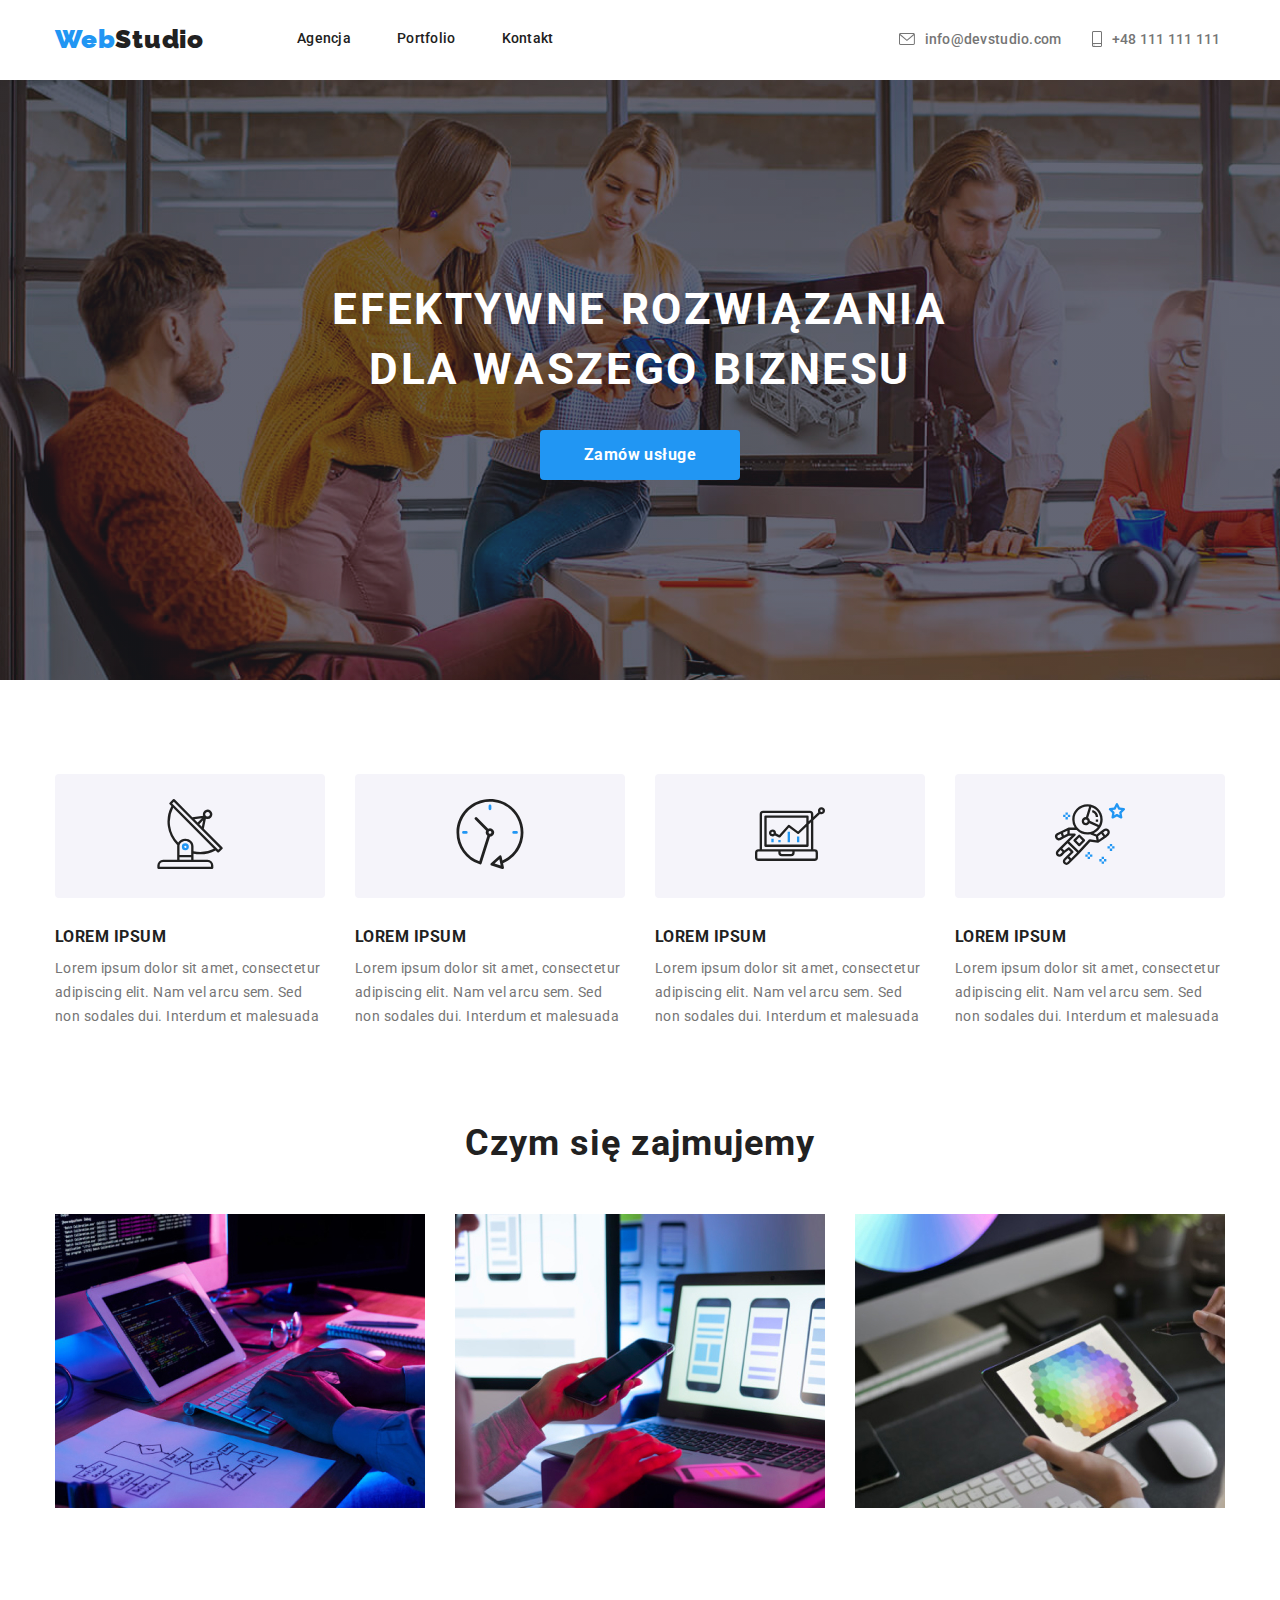
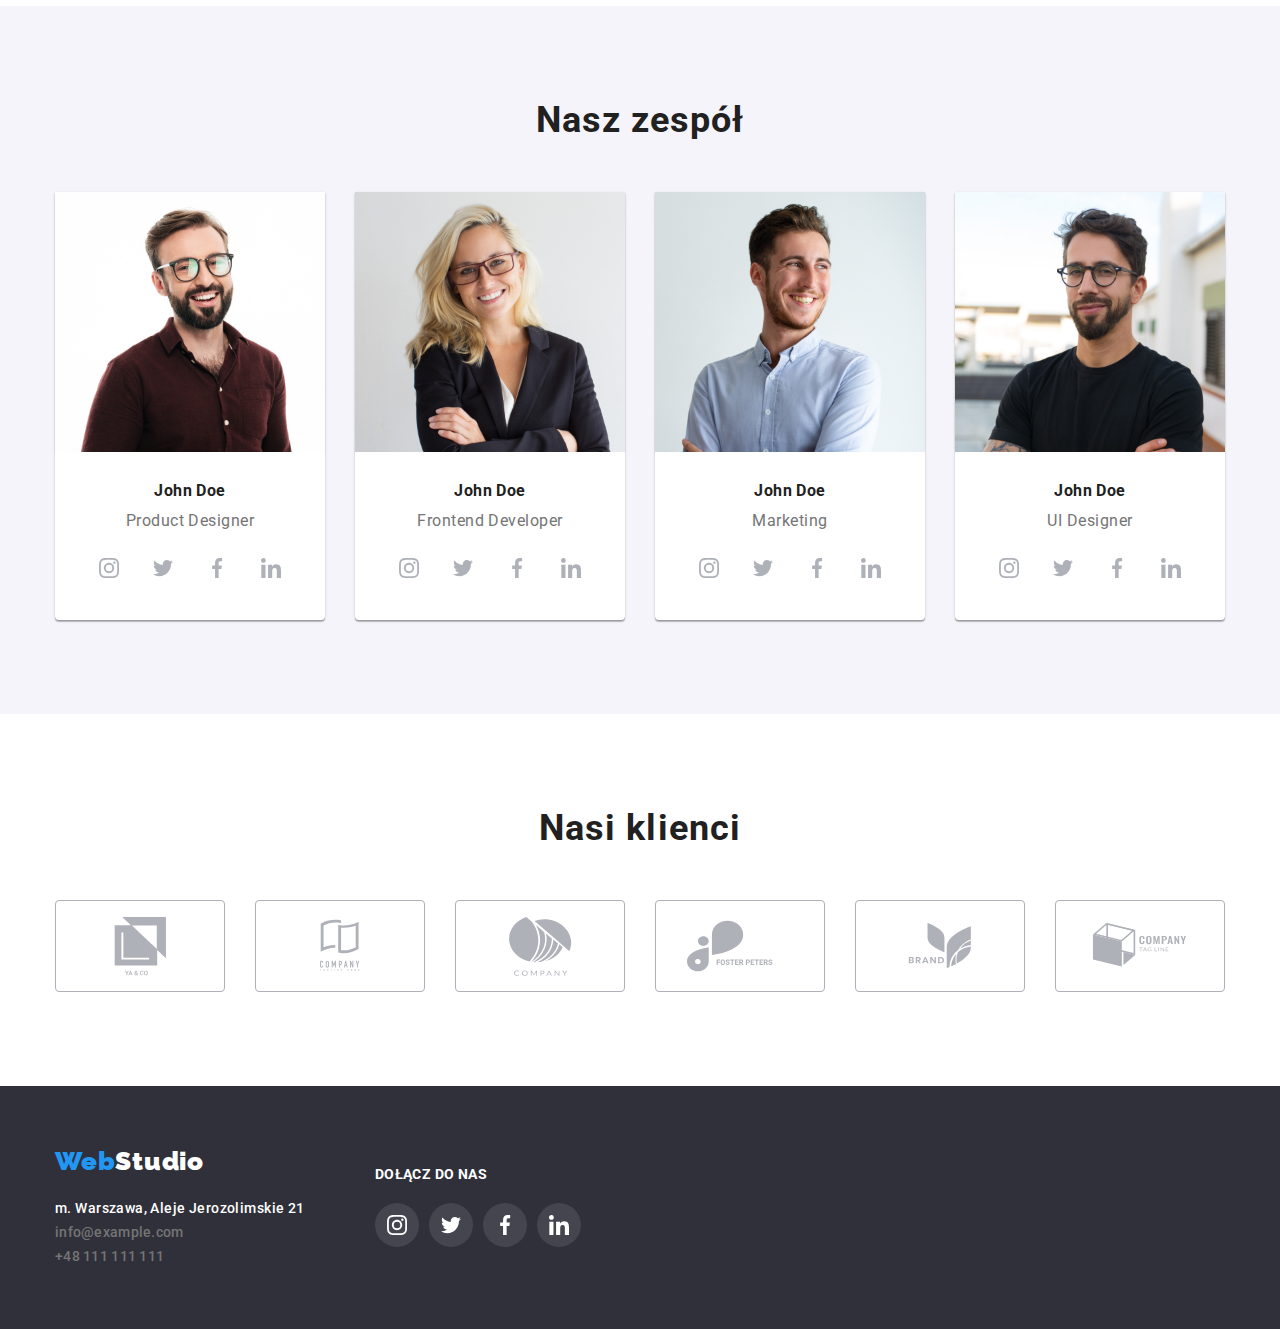
<file: index.html>
<!DOCTYPE html>
<html lang="pl">
<head>
    <meta charset="UTF-8">
    <meta http-equiv="X-UA-Compatible" content="IE=edge">
    <meta name="viewport" content="width=device-width, initial-scale=1.0">
    <title>WebStudio</title>
    <link rel="stylesheet" href="./css/style.css" />
    <link rel="preconnect" href="https://fonts.googleapis.com">
    <link rel="preconnect" href="https://fonts.gstatic.com" crossorigin>
    <link
        href="https://fonts.googleapis.com/css2?family=Josefin+Slab&family=Lato&family=Raleway:wght@700&family=Roboto:wght@400;500;700;900&display=swap"
        rel="stylesheet">

</head>

<body>
    <header class="menu">
        <div class="container header-container">
            <a href="#" class="menu-logo-top text-dec"><span class="menu-logo">Web</span>Studio</a>
            <nav class="navigation">
                <ul class="link-navigation">
                    <li><a href="index.html" class="link-nav text-dec">Agencja</a></li>
                    <li><a href="portfolio.html" class="link-nav text-dec">Portfolio</a></li>
                    <li><a href="#" class="link-nav link-nav-2 text-dec">Kontakt</a></li>
                </ul>
            </nav>
            <div class="contact-top">
                <div class="icons-mail">
                    <svg width="16" height="12">
                        <use href="./images/icons.svg#icon-envelope"></use>
                    </svg>
                    <a href="mailto:info@devstudio.com" class="contact text-dec">info@devstudio.com</a>
                </div>
                <div class="icons-tel">
                    <svg width="10" height="16">
                        <use href="./images/icons.svg#icon-smartphone"></use>
                    </svg>
                <a href="tel:+48111111111" class="contact contact-2 text-dec">+48 111 111 111</a>
                </div>
            </div>
        </div>
    </header>

    <main>
        <!-- Efektywne rozwiązania dla Waszego biznesu -->
        <section class="section section-1">
            <div class="container-section1">
                <h1 class="heading1">EFEKTYWNE ROZWIĄZANIA DLA WASZEGO BIZNESU</h1>
                <button type="button" class="pointer2 button-main2">Zamów usługe</button>
            </div>
        </section>

        <!-- Lorem Ipsum -->
        <section class="section section-2">
            <div class="container">
                <ul class="container-section2">
                    <li class="item">
                        <div class="icons-lorem">
                            <svg width="65,32" height="70">
                                <use href="./images/icons.svg#icon-antenna-1"></use>
                            </svg>
                        </div>
                        <h3 class="heading3">LOREM IPSUM</h3>
                        <p class="text">
                        Lorem ipsum dolor sit amet, consectetur adipiscing elit. Nam vel arcu sem. Sed non sodales dui. Interdum et
                        malesuada
                        </p>
                    </li>  
                
                    <li class="item">
                        <div class="icons-lorem">
                            <svg width="65,32" height="70">
                                <use href="./images/icons.svg#icon-clock-1"></use>
                            </svg>
                        </div>
                        <h3 class="heading3">LOREM IPSUM</h3>
                        <p class="text">
                        Lorem ipsum dolor sit amet, consectetur adipiscing elit. Nam vel arcu sem. Sed non sodales dui. Interdum et
                        malesuada
                        </p>
                    </li>

                    <li class="item">
                        <div class="icons-lorem">
                            <svg width="65,32" height="70">
                                <use href="./images/icons.svg#icon-diagram-1"></use>
                            </svg>
                        </div>
                        <h3 class="heading3">LOREM IPSUM</h3>
                        <p class="text">
                        Lorem ipsum dolor sit amet, consectetur adipiscing elit. Nam vel arcu sem. Sed non sodales dui. Interdum et
                        malesuada
                        </p>
                    </li>

                    <li class="item">
                        <div class="icons-lorem">
                            <svg width="65,32" height="70">
                                <use href="./images/icons.svg#icon-astronaut-1"></use>
                            </svg>
                        </div>
                        <h3 class="heading3">LOREM IPSUM</h3>
                        <p class="text">
                        Lorem ipsum dolor sit amet, consectetur adipiscing elit. Nam vel arcu sem. Sed non sodales dui. Interdum et
                        malesuada
                        </p>
                    </li>    
                </ul>
            </div>
        </section>

        <!-- Czym się zajmujemy -->
        <section class="section section-3">
            <div class="container">
                    <h2 class="heading2">Czym się zajmujemy</h2>
                    <ul class="container-section3">
                        <li><img
                            src="images/2.main/images1.jpg" 
                            alt="osoba pisze na klawiaturze" 
                            width="370" 
                            height="294"
                            />
                        </li>
                        <li><img
                            src="images/2.main/images2.jpg" 
                            alt="osoba trzyma telefon" 
                            width="370" 
                            height="294"
                            />
                        </li>
                        <li><img 
                            src="images/2.main/images3.jpg" 
                            alt="osoba trzyma tablet" 
                            width="370" 
                            height="294"
                            />
                        </li>
                    </ul>
                </div>
        </section>

        <!-- Nasz zespół-->
        <section class="section section-4">
            <div class="container">
                <h2 class="heading2">Nasz zespół</h2>
                <ul class="container-section4">
                    <li>
                        <img class="img-no-gap"
                        src="images/3.main2/img1.jpg" 
                        alt="Product Designer" 
                        width="270" 
                        height="260" 
                        />
                        <div class="card-heading">
                            <h3 class="heading3">John Doe</h3>
                            <p class="text2">Product Designer</p>
                            <ul class="icons-section-4">
                                <li class="icons-section-4-list">
                                    <svg width="20" height="20">
                                        <use href="./images/icons.svg#icon-instagram-2"></use>
                                    </svg>
                                </li>
                                <li class="icons-section-4-list">
                                    <svg width="20" height="20">
                                        <use href="./images/icons.svg#icon-twitter-1"></use>
                                    </svg>
                                </li>
                                <li class="icons-section-4-list">
                                    <svg width="20" height="20">
                                        <use href="./images/icons.svg#icon-facebook-1"></use>
                                    </svg>
                                </li>
                                <li class="icons-section-4-list">
                                    <svg width="20" height="20">
                                        <use href="./images/icons.svg#icon-linkedin-1"></use>
                                    </svg>
                                </li>
                            </ul>
                        </div>
                    </li>

                    <li>
                        <img class="img-no-gap"
                        src="images/3.main2/img2.jpg" 
                        alt="Frontend Developer" 
                        width="270" 
                        height="260" 
                        />
                        <div class="card-heading">
                            <h3 class="heading3">John Doe</h3>
                            <p class="text2">Frontend Developer</p>
                            <ul class="icons-section-4">
                                <li class="icons-section-4-list">
                                    <svg width="20" height="20">
                                        <use href="./images/icons.svg#icon-instagram-2"></use>
                                    </svg>
                                </li>
                                <li class="icons-section-4-list">
                                    <svg width="20" height="20">
                                        <use href="./images/icons.svg#icon-twitter-1"></use>
                                    </svg>
                                </li>
                                <li class="icons-section-4-list">
                                    <svg width="20" height="20">
                                        <use href="./images/icons.svg#icon-facebook-1"></use>
                                    </svg>
                                </li>
                                <li class="icons-section-4-list">
                                    <svg width="20" height="20">
                                        <use href="./images/icons.svg#icon-linkedin-1"></use>
                                    </svg>
                                </li>
                            </ul>
                        </div>
                    </li>

                    <li>
                        <img class="img-no-gap"
                        src="images/3.main2/img3.jpg" 
                        alt="Marketing" 
                        width="270" 
                        height="260"  
                        />
                        <div class="card-heading">
                            <h3 class="heading3">John Doe</h3>
                            <p class="text2">Marketing</p>
                            <ul class="icons-section-4">
                                <li class="icons-section-4-list">
                                    <svg width="20" height="20">
                                        <use href="./images/icons.svg#icon-instagram-2"></use>
                                    </svg>
                                </li>
                                <li class="icons-section-4-list">
                                    <svg width="20" height="20">
                                        <use href="./images/icons.svg#icon-twitter-1"></use>
                                    </svg>
                                </li>
                                <li class="icons-section-4-list">
                                    <svg width="20" height="20">
                                        <use href="./images/icons.svg#icon-facebook-1"></use>
                                    </svg>
                                </li>
                                <li class="icons-section-4-list">
                                    <svg width="20" height="20">
                                        <use href="./images/icons.svg#icon-linkedin-1"></use>
                                    </svg>
                                </li>
                            </ul>
                        </div>
                    </li>

                    <li>
                        <img class="img-no-gap"
                        src="images/3.main2/img4.jpg" 
                        alt="UI Designer" 
                        width="270" 
                        height="260"  
                        />
                        <div class="card-heading">
                            <h3 class="heading3">John Doe</h3>
                            <p class="text2">UI Designer</p>
                            <ul class="icons-section-4">
                                <li class="icons-section-4-list">
                                    <svg width="20" height="20">
                                        <use href="./images/icons.svg#icon-instagram-2"></use>
                                    </svg>
                                </li>
                                <li class="icons-section-4-list">
                                    <svg width="20" height="20">
                                        <use href="./images/icons.svg#icon-twitter-1"></use>
                                    </svg>
                                </li>
                                <li class="icons-section-4-list">
                                    <svg width="20" height="20">
                                        <use href="./images/icons.svg#icon-facebook-1"></use>
                                    </svg>
                                </li>
                                <li class="icons-section-4-list">
                                    <svg width="20" height="20">
                                        <use href="./images/icons.svg#icon-linkedin-1"></use>
                                    </svg>
                                </li>
                            </ul>
                        </div>
                    </li>
                </ul>
            </div>
        </section>

        <!-- Nasi klienci-->
        <section class="section section-5">
            <div class="container">
                <h2 class="heading2">Nasi klienci</h2>
                <ul class="icons-section-5">
                    <li class="icons-section-5-list">
                        <svg width="106" height="60">
                            <use href="./images/icons.svg#icon-company1"></use>
                        </svg>
                    </li>
                    <li class="icons-section-5-list">
                        <svg width="106" height="60">
                            <use href="./images/icons.svg#icon-company2"></use>
                        </svg>
                    </li>
                    <li class="icons-section-5-list">
                        <svg width="106" height="60">
                            <use href="./images/icons.svg#icon-company3"></use>
                        </svg>
                    </li>
                    <li class="icons-section-5-list">
                        <svg width="106" height="60">
                            <use href="./images/icons.svg#icon-company4"></use>
                        </svg>
                    </li>
                    <li class="icons-section-5-list">
                        <svg width="106" height="60">
                            <use href="./images/icons.svg#icon-company5"></use>
                        </svg>
                    </li>
                    <li class="icons-section-5-list">
                        <svg width="106" height="60">
                            <use href="./images/icons.svg#icon-company6"></use>
                        </svg>
                    </li>
                </ul>
            </div>
        </section>
    </main>

    <footer class="footer">
        <div class="container footer-container">
            <div class="footer-container-1">
                <a href="#" class="menu-logo-bottom text-dec"><span class="menu-logo text-dec">Web</span>Studio</a>
                <address>
                    <ul class="footer-container-list">
                        <li><a href="https://goo.gl/maps/iZXn6sEoj49kmyB28" target="_blank" class="contact-nav text-dec">m. Warszawa, Aleje Jerozolimskie 21</a></li>
                        <li><a href="mailto:info@example.com" class="contact text-dec">info@example.com</a></li>
                        <li><a href="tel:+48111111111" class="contact text-dec">+48 111 111 111</a></li>
                    </ul>
                </address>
            </div>
            <div class="icons-footer footer-container-1">
                <h3 class="heading5">Dołącz do Nas</h3>
                <ul class="icons-footer-2">
                    <li class="icons-footer-list">
                        <svg width="20" height="20">
                            <use href="./images/icons.svg#icon-instagram-2"></use>
                        </svg>
                    </li>
                    <li class="icons-footer-list">
                        <svg width="20" height="20">
                            <use href="./images/icons.svg#icon-twitter-1"></use>
                        </svg>
                    </li>
                    <li class="icons-footer-list">
                        <svg width="20" height="20">
                            <use href="./images/icons.svg#icon-facebook-1"></use>
                        </svg>
                    </li>
                    <li class="icons-footer-list">
                        <svg width="20" height="20">
                            <use href="./images/icons.svg#icon-linkedin-1"></use>
                        </svg>
                    </li>
                </ul>
            </div>
        </div>
    </footer>
</body>
</html>
</file>
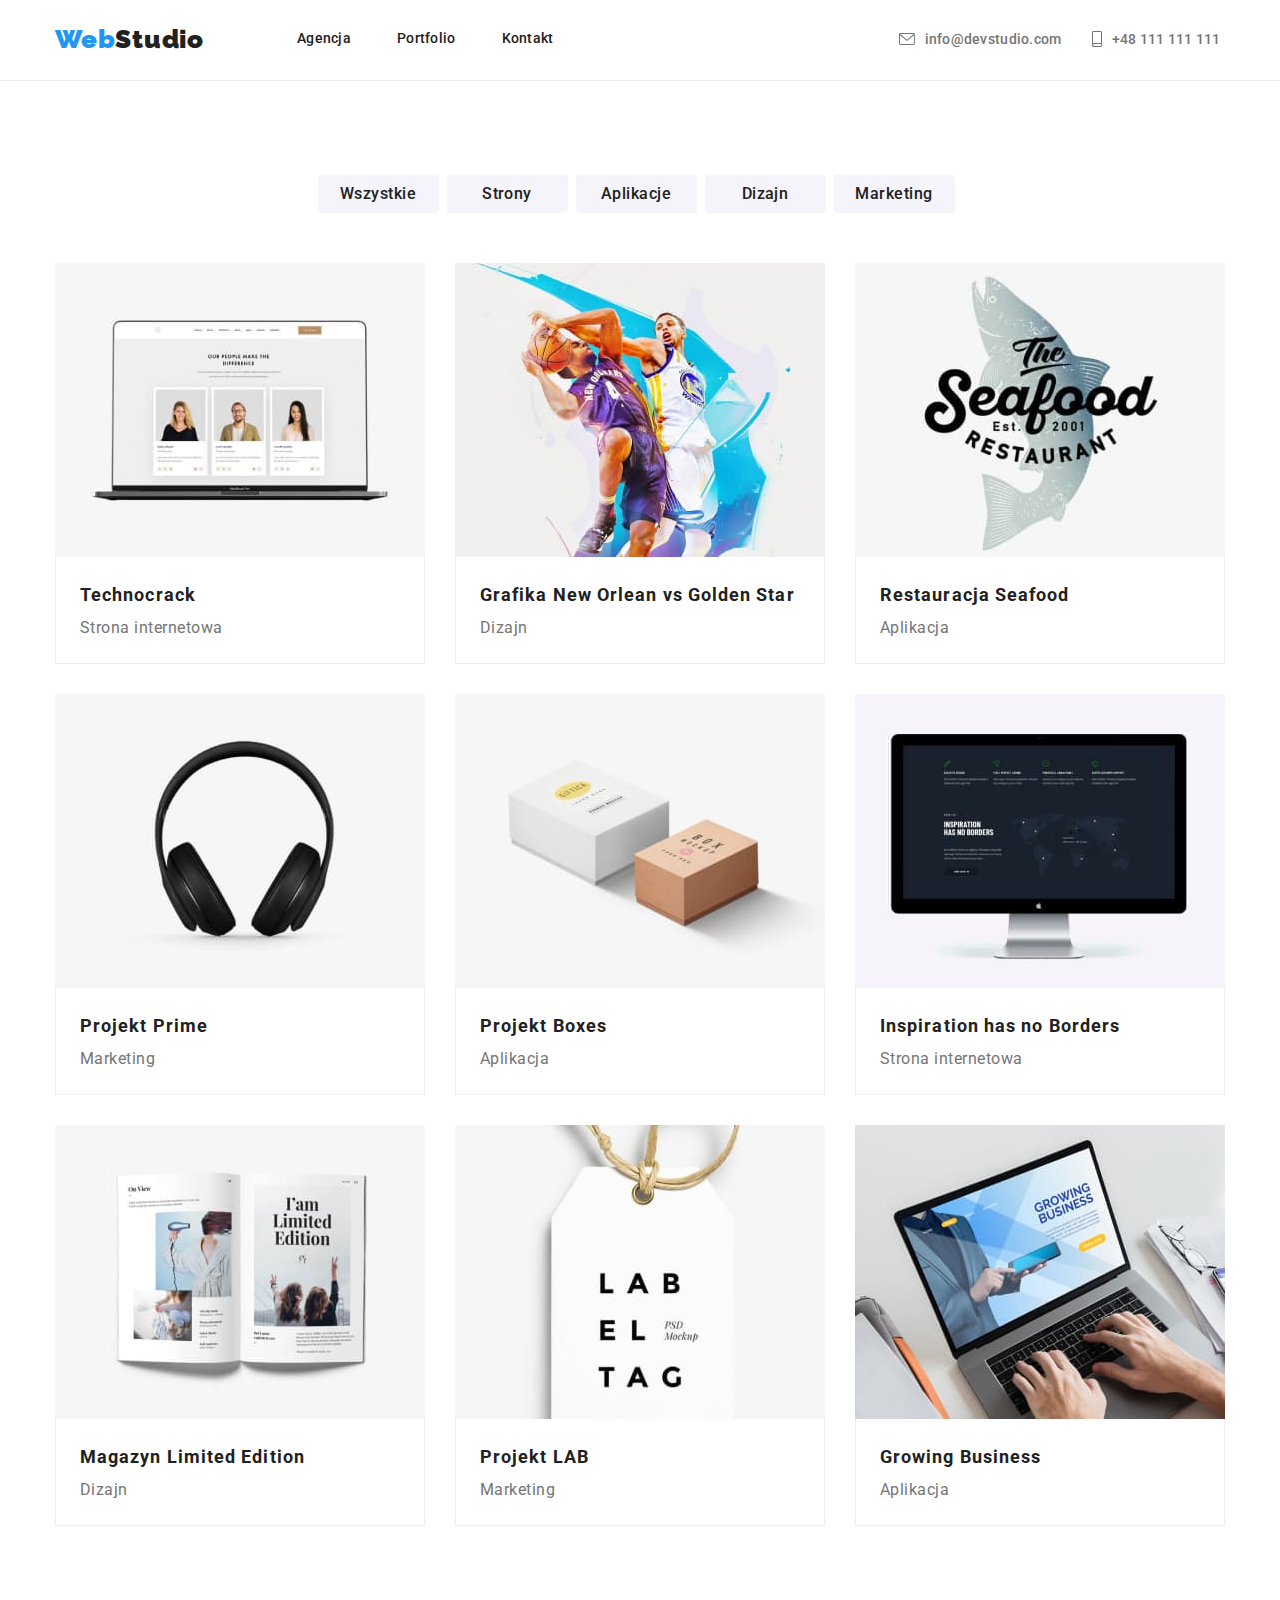
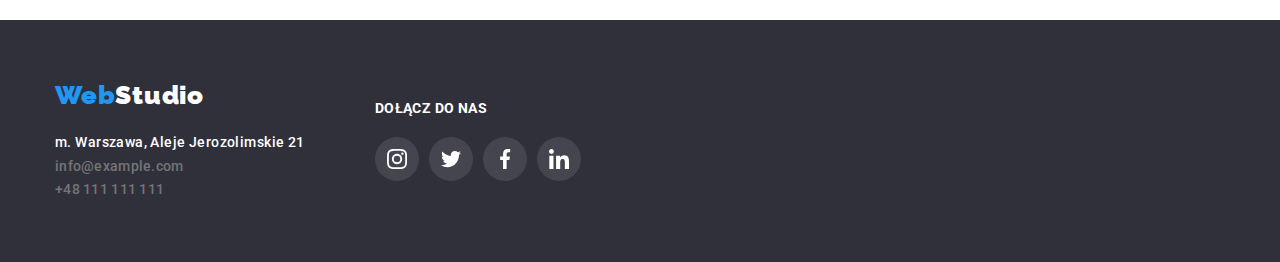
<file: portfolio.html>
<!DOCTYPE html>
<html lang="pl">
<head>
    <meta charset="UTF-8">
    <meta http-equiv="X-UA-Compatible" content="IE=edge">
    <meta name="viewport" content="width=device-width, initial-scale=1.0">
    <title>Portfolio</title>
    <link rel="stylesheet" href="./css/style.css" />
    <link rel="preconnect" href="https://fonts.googleapis.com">
    <link rel="preconnect" href="https://fonts.gstatic.com" crossorigin>
    <link
        href="https://fonts.googleapis.com/css2?family=Josefin+Slab&family=Lato&family=Raleway:wght@700&family=Roboto:wght@400;500;700;900&display=swap"
        rel="stylesheet">
</head>
<body>
    <header class="menu border">
        <div class="container header-container">
            <a href="#" class="menu-logo-top text-dec"><span class="menu-logo text-dec">Web</span>Studio</a>
            <nav class="navigation">
                <ul class="link-navigation">
                    <li><a href="index.html" class="link-nav text-dec">Agencja</a></li>
                    <li><a href="portfolio.html" class="link-nav text-dec">Portfolio</a></li>
                    <li><a href="#" class="link-nav link-nav-2 text-dec">Kontakt</a></li>
                </ul>
            </nav>
            <div class="contact-top">
                <div class="icons-mail">
                    <svg width="16" height="12">
                        <use href="./images/icons.svg#icon-envelope"></use>
                    </svg>
                    <a href="mailto:info@devstudio.com" class="contact text-dec">info@devstudio.com</a>
                </div>
                <div class="icons-tel">
                    <svg width="10" height="16">
                        <use href="./images/icons.svg#icon-smartphone"></use>
                    </svg>
                    <a href="tel:+48111111111" class="contact contact-2 text-dec">+48 111 111 111</a>
                </div>
            </div>
        </div>
    </header>
    
    <main>
        <!-- Sekcja przyciski -->
        <section class="section section-1-portfolio">
            <div class="container">
                <ul class="button-list">
                    <li>
                        <button type="button" class="pointer button-main">Wszystkie</button>
                    </li>
                    <li>
                        <button type="button" class="pointer button-main">Strony</button>
                    </li>
                    <li>
                        <button type="button" class="pointer button-main">Aplikacje</button>
                    </li>
                    <li>
                        <button type="button" class="pointer button-main">Dizajn</button>
                    </li>
                    <li>
                        <button type="button" class="pointer button-main">Marketing</button>
                    </li>
                </ul>
            </div>
        </section>

        <!-- Obrazy -->

        <section class="section section-2-portfolio">
            <div class="container">
                <ul class="container-section2-portfolio">
                    <li class="card-portfolio">
                        <img class="img-portfolio-no-gap"
                        src="images/4.portfolio/img1.jpg" 
                        alt="Technocrack" 
                        width="370"
                        height="294" 
                        />
                        <div class="card-heading-portfolio">
                            <h3 class="heading4">Technocrack</h3>
                            <p class="text3">Strona internetowa</p>
                        </div>
                    </li>
            
                    <li class="card-portfolio">
                        <img class="img-portfolio-no-gap"
                        src="images/4.portfolio/img2.jpg" 
                        alt="Grafika New Orlean vs Golden Star" 
                        width="370"
                        height="294" 
                        />
                        <div class="card-heading-portfolio">
                            <h3 class="heading4">Grafika New Orlean vs Golden Star</h3>
                            <p class="text3">Dizajn</p>
                        </div>
                    </li>
            
                    <li class="card-portfolio">
                        <img class="img-portfolio-no-gap"
                        src="images/4.portfolio/img3.jpg" 
                        alt="Restauracja Seafood" 
                        width="370" 
                        height="294" 
                        />
                        <div class="card-heading-portfolio">
                            <h3 class="heading4">Restauracja Seafood</h3>
                            <p class="text3">Aplikacja</p>
                        </div>
                    </li>
            
                    <li class="card-portfolio">
                        <img class="img-portfolio-no-gap"
                        src="images/4.portfolio/img4.jpg" 
                        alt="Projekt Prime" 
                        width="370" 
                        height="294" 
                        />
                        <div class="card-heading-portfolio">
                            <h3 class="heading4">Projekt Prime</h3>
                            <p class="text3">Marketing</p>
                        </div>
                    </li>

                    <li class="card-portfolio">
                        <img class="img-portfolio-no-gap"
                        src="images/4.portfolio/img5.jpg" 
                        alt="Projekt Boxes" 
                        width="370" 
                        height="294" 
                        />
                        <div class="card-heading-portfolio">
                            <h3 class="heading4">Projekt Boxes</h3>
                            <p class="text3">Aplikacja</p>
                        </div>
                    </li>
                
                    <li class="card-portfolio">
                        <img class="img-portfolio-no-gap"
                        src="images/4.portfolio/img6.jpg" 
                        alt="Inspiration has no Borders" 
                        width="370" 
                        height="294" 
                        />
                        <div class="card-heading-portfolio">
                            <h3 class="heading4">Inspiration has no Borders</h3>
                            <p class="text3">Strona internetowa</p>
                        </div>
                    </li>
                
                    <li class="card-portfolio">
                        <img class="img-portfolio-no-gap"
                        src="images/4.portfolio/img7.jpg" 
                        alt="Magazyn Limited Edition" 
                        width="370" 
                        height="294" 
                        />
                        <div class="card-heading-portfolio">
                            <h3 class="heading4">Magazyn Limited Edition</h3>
                            <p class="text3">Dizajn</p>
                        </div>
                    </li>
                
                    <li class="card-portfolio">
                        <img class="img-portfolio-no-gap"
                        src="images/4.portfolio/img8.jpg" 
                        alt="Projekt LAB" 
                        width="370" 
                        height="294" 
                        />
                        <div class="card-heading-portfolio">
                            <h3 class="heading4">Projekt LAB</h3>
                            <p class="text3">Marketing</p>
                        </div>
                    </li>

                    <li class="card-portfolio">
                        <img class="img-portfolio-no-gap"
                        src="images/4.portfolio/img9.jpg" 
                        alt="Growing Business" 
                        width="370" 
                        height="294" 
                        />
                        <div class="card-heading-portfolio">
                            <h3 class="heading4">Growing Business</h3>
                            <p class="text3">Aplikacja</p>
                        </div>
                    </li>
                </ul>
            </div>
        </section>

    </main>
        
    
    <footer class="footer">
        <div class="container footer-container">
            <div class="footer-container-1">
                <a href="#" class="menu-logo-bottom text-dec"><span class="menu-logo text-dec">Web</span>Studio</a>
                <address>
                    <ul class="footer-container-list">
                        <li><a href="https://goo.gl/maps/iZXn6sEoj49kmyB28" target="_blank" class="contact-nav text-dec">m. Warszawa, Aleje Jerozolimskie 21</a></li>
                        <li><a href="mailto:info@example.com" class="contact text-dec">info@example.com</a></li>
                        <li><a href="tel:+48111111111" class="contact text-dec">+48 111 111 111</a></li>
                    </ul>
                </address>
            </div>
            <div class="icons-footer footer-container-1">
                <h3 class="heading5">Dołącz do Nas</h3>
                <ul class="icons-footer-2">
                    <li class="icons-footer-list">
                        <svg width="20" height="20">
                            <use href="./images/icons.svg#icon-instagram-2"></use>
                        </svg>
                    </li>
                    <li class="icons-footer-list">
                        <svg width="20" height="20">
                            <use href="./images/icons.svg#icon-twitter-1"></use>
                        </svg>
                    </li>
                    <li class="icons-footer-list">
                        <svg width="20" height="20">
                            <use href="./images/icons.svg#icon-facebook-1"></use>
                        </svg>
                    </li>
                    <li class="icons-footer-list">
                        <svg width="20" height="20">
                            <use href="./images/icons.svg#icon-linkedin-1"></use>
                        </svg>
                    </li>
                </ul>
            </div>
        </div>
    </footer>
</body>
</html>
</file>
<file: css/style.css>
* {
    margin: 0;
    padding: 0;
}

*,
*::before,
*::after {
  box-sizing: border-box;
}

:root {
    --background-page-color: #e5e5e5;
    --brand-color-blue: #2196f3;
    --brand-color-background: #2f303a;
    --brand-color-black: #212121;
    --brand-color-grey: #f5f4fa;
    --brand-color-white: #ffffff;
    --brand-color-text-grey: #757575;
}

body {
    font-family: "Roboto", sans-serif;
    color: var(--brand-color-black);
    background-color: var(--background-page-color);
    margin: 0 auto; 
}

.container {
    max-width: 1200px;
    width: 100%;
    margin: 0 auto;
    padding: 0 15px;
    justify-content: center;
}

.header-container {
    display: flex;
    align-items: center;
    justify-content: flex-start;
}

.container-section1 {
    display: flex;
    flex-direction: column;
    justify-content: center;
    align-items: center;
    gap: 30px;
    padding-top: 200px;
    padding-bottom: 200px;
    max-width: 1600px;
    background: linear-gradient(to top, rgba(47, 48, 58, 0.4), rgba(47, 48, 58, 0.4)), url(../images/background.jpg);
    background-repeat: no-repeat;
    margin: 0 auto;
}

.container-section2 {
    align-items: center;
    list-style: none;
    display: flex;
    gap: 30px;
}

.item {
    flex-wrap: wrap;
    flex-basis: calc((100% - 20px) / 4);
}

.container-section3 {
    list-style: none;
    display: flex;
    justify-content: center;
    flex-direction: row;
    gap: 30px;
}

.container-section4 {
    list-style: none;
    display: flex;
    justify-content: center;
    align-items: center;
    gap: 30px; 
}

.container-section2-portfolio {
    align-items: center;
    list-style: none;
    display: flex;
    flex-wrap: wrap;
    justify-content: center;
    gap: 30px;
}

.card-portfolio:hover {
    box-shadow: 0px 1px 1px rgba(0, 0, 0, 0.12),
        0px 4px 4px rgba(0, 0, 0, 0.06),
        1px 4px 6px rgba(0, 0, 0, 0.16);;
    cursor: pointer;
}

.section {
    padding-top: 94px;
    padding-bottom: 94px;
}

.section-1 {
    background-color: var(--brand-color-background);
    padding: 0px;
}


.section-2 {
    background-color: var(--brand-color-white);
    padding-top: 94px;
    padding-bottom: 0px;
}

.section-3 {
    background-color: var(--brand-color-white);
    padding-bottom: 94px;
}

.section-4 {
    background-color: var(--brand-color-grey);
    padding: 94px 94px;
}

.section-5 {
    background-color: var(--brand-color-white);
    padding-top: 94px;
    padding-bottom: 94px;
}

.section-1-portfolio {
    background-color: var(--brand-color-white);
    padding-bottom: 0px;
}

.section-2-portfolio {
    background-color: var(--brand-color-white);
    padding-bottom: 94px;
    padding-top: 50px;
}

.icons-section-4 {
    display: flex;
    justify-content: center;
    align-items: center;
    fill: #AFB1B8;
    margin-top: 16px;
    list-style: none;
    gap: 10px;
}

.icons-section-4-list {
    background: none;
    width: 44px;
    height: 44px;
    display: flex;
    justify-content: center;
    align-items: center;
}

.icons-section-4-list:hover,
.icons-section-4-list:focus {
    fill: var(--brand-color-white);
    background-color: var(--brand-color-blue);
    border-radius: 50%;
    cursor: pointer;
}

.icons-section-5 {
    list-style: none;
    display: flex;
    justify-content: center;
    align-items: center;
    fill: #AFB1B8;
    gap: 30px;
}

.icons-section-5-list {
    border: 1px solid #AFB1B8;
    border-radius: 4px;
    width: 170px;
    height: 92px;
    display: flex;
    justify-content: center;
    align-items: center;
}

.icons-section-5-list:hover,
.icons-section-5-list:focus {
    fill: var(--brand-color-blue);
    cursor: pointer;
    border: 1px solid var(--brand-color-blue);
}

.menu {
    background-color: var(--brand-color-white);
    padding-top: 24px;
    padding-bottom: 25px;
}

.border {
  border-bottom: 1px solid #ECECEC;
}

.menu-logo {
    font-family: 'Raleway';
    font-style: normal;
    font-weight: 900;
    font-size: 26px;
    line-height: 1.19;
    letter-spacing: 0.03em;
    color: var(--brand-color-blue);
    
}

.menu-logo-top {
    font-family: 'Raleway';
    font-style: normal;
    font-weight: 900;
    font-size: 26px;
    line-height: 1.19;
    letter-spacing: 0.03em;
    color: var(--brand-color-black);
    flex-direction: row;
    margin-right: 93px;
}

.menu-logo-bottom {
    font-family: 'Raleway';
    font-style: normal;
    font-weight: 900;
    font-size: 26px;
    line-height: 1.19;
    letter-spacing: 0.03em;
    color: var(--brand-color-white);
}

.contact-top {
    display: flex;
    list-style: none;
}

.icons-mail{
    display: flex;
    align-items: center;
    gap: 10px;
    fill: var(--brand-color-text-grey);    
}

.icons-tel{
    display: flex;
    align-items: center;
    gap: 10px;
    fill: var(--brand-color-text-grey);
}

.icons-mail:hover,
.icons-mail:focus,
.icons-tel:hover,
.icons-tel:focus {
    fill: var(--brand-color-blue);
    cursor: pointer;
}

.icons-lorem {
    background: var(--brand-color-grey);
    border-radius: 4px;
    margin-bottom: 30px;
    padding-top: 25px;
    padding-bottom: 25px;
}

.icons-footer {
    display: flex;
    justify-content: center;
    align-items: center;
}

.icons-footer-2 {
    display: flex;
    justify-content: center;
    align-items: center;
    fill: var(--brand-color-white);
    margin-top: 20px;
    list-style: none;
    gap: 10px;
}

.icons-footer-list {
    background: rgba(255, 255, 255, 0.1);
    width: 44px;
    height: 44px;
    display: flex;
    justify-content: center;
    align-items: center;
    border-radius: 50%;
}

.icons-footer-list:hover,
.icons-footer-list:focus {
    background: var(--brand-color-blue);
    cursor: pointer;
}

.contact {
    font-style: normal;
    font-weight: 500;
    font-size: 14px;
    line-height: 1.71;
    letter-spacing: 0.02em;
    color: var(--brand-color-text-grey);
    margin-right: 30px;
}

.contact-2{
    margin-right: 0px;
}

.contact-nav {
    font-style: normal;
    font-weight: 500;
    font-size: 14px;
    line-height: 1.71;
    letter-spacing: 0.03em;
    color: var(--brand-color-white);
}

.contact:hover,
.contact:focus {
    color: var(--brand-color-blue);
}

.navigation {
    font-style: normal;
    font-weight: 500;
    font-size: 14px;
    line-height: 1.14;
    letter-spacing: 0.02em;
    display: flex;
    margin-right: 345px;
}

.link-navigation {
    display: flex;
    list-style: none;
}

.link-nav {
    font-style: normal;
    font-weight: 500;
    font-size: 14px;
    line-height: 1.14;
    letter-spacing: 0.02em;
    color: var(--brand-color-black);
    margin-right: 46px;
}

.link-nav:hover,
.link-nav:focus {
    color: var(--brand-color-blue);
}

.link-nav-2 {
    margin-right: 0px;
}

.text-dec {
    text-decoration: none;
}

.button-list {
    justify-content: center;
    list-style: none;
    display: flex;
}

.pointer {
    font-family: 'Roboto';
    cursor: pointer;
    font-style: normal;
    font-weight: 500;
    font-size: 16px;
    line-height: 1.62;
    text-align: center;
    text-decoration: none;
    letter-spacing: 0.03em;
    color: var(--brand-color-black);
    background-color: var(--brand-color-grey);
    border: none;
    display: inline-block;
    width: 121px;
    height: 38px;
    border-radius: 4px;
    margin-right: 8px;
}

.pointer:focus {
    color: var(--brand-color-white);
    background-color: var(--brand-color-blue);
    box-shadow: 0px 3px 1px rgba(0, 0, 0, 0.1), 0px 1px 2px rgba(0, 0, 0, 0.08), 0px 2px 2px rgba(0, 0, 0, 0.12);
}

.pointer2 {
    font-family: 'Roboto';
    cursor: pointer;
    font-style: normal;
    font-weight: 700;
    font-size: 16px;
    line-height: 1.87;
    text-align: center;
    text-decoration: none;
    letter-spacing: 0.03em;
    color: var(--brand-color-white);
    background-color: var(--brand-color-blue);
    border-radius: 4px;
    border: none;
    display: inline-block;
    width: 200px;
    height: 50px;
    padding: 10px 41px;
}

.pointer2:focus {
    color: var(--brand-color-white);
    background-color: var(--brand-color-blue);
}

.button-main:hover
 {
    color: var(--brand-color-white);
    background-color: var(--brand-color-blue);
    box-shadow: 0px 3px 1px rgba(0, 0, 0, 0.1), 0px 1px 2px rgba(0, 0, 0, 0.08), 0px 2px 2px rgba(0, 0, 0, 0.12);
}


.button-main2:hover {
    color: var(--brand-color-white);
    background-color: var(--brand-color-blue);
}

.heading1 {
    font-style: normal;
    font-size: 44px;
    line-height: 1.36;
    text-align: center;
    letter-spacing: 0.06em;
    text-transform: uppercase;
    color: var(--brand-color-white);
    max-width: 696px;
    height: 120px;
    left: 452px;
    top: 280px;
}

.heading2 {
    font-style: normal;
    font-size: 36px;
    line-height: 1.16;
    text-align: center;
    letter-spacing: 0.03em;  
    margin-bottom: 50px; 
}

.heading3 {
    font-style: normal;
    font-size: 16px;
    line-height: 1.18;
    letter-spacing: 0.03em;
    margin-bottom: 10px;
}

.heading4 {
    font-style: normal;
    font-weight: 700;
    font-size: 18px;
    line-height: 2;
    letter-spacing: 0.06em;
    color: var(--brand-color-black);
}

.heading5 {
    font-style: normal;
    font-weight: 700;
    font-size: 14px;
    line-height: 1.14;
    letter-spacing: 0.03em;
    text-transform: uppercase;
    color: var(--brand-color-white);
}

.card-heading {
    background-color: var(--brand-color-white);
    text-align: center;
    padding-top: 30px;
    padding-bottom: 30px;
    border-radius: 0px 0px 4px 4px;
}

.card-heading-portfolio {
    background-color: var(--brand-color-white);
    padding-top: 20px;
    padding-bottom: 20px;
    padding-left: 24px;
    border-left: 1px solid #EEEEEE;  
    border-bottom: 1px solid #EEEEEE;
    border-right: 1px solid #EEEEEE;
}

.img-no-gap {
    display: block;
}

.card-heading, .img-no-gap {
    box-shadow: 0px 1px 3px rgba(0, 0, 0, 0.12), 0px 1px 1px rgba(0, 0, 0, 0.14), 0px 2px 1px rgba(0, 0, 0, 0.2);
}

.img-portfolio-no-gap {
    display: block;
}

.text {
    font-style: normal;
    font-size: 14px;
    line-height: 1.71;
    letter-spacing: 0.03em;
    color: var(--brand-color-text-grey);
}

.text2 {
    font-style: normal;
    font-weight: 400;
    font-size: 16px;
    line-height: 1.18x;
    letter-spacing: 0.03em;
    color: var(--brand-color-text-grey);
}

.text3 {
    font-style: normal;
    font-weight: 400;
    font-size: 16px;
    line-height: 1.87;
    letter-spacing: 0.03em;
    color: var(--brand-color-text-grey);
}

.footer {
    background-color: var(--brand-color-background);
    display: flex;
    align-items: center;
    justify-content: flex-start;
    padding-top: 60px;
    padding-bottom: 60px;
}

.footer-container {
    display: flex;
    align-items: center;
    justify-content: flex-start;
    gap: 70px;
}

.footer-container-1 {
    display: block;
}
    

.footer-container-list {
    list-style: none;
    padding-top: 20px;
}
</file>
